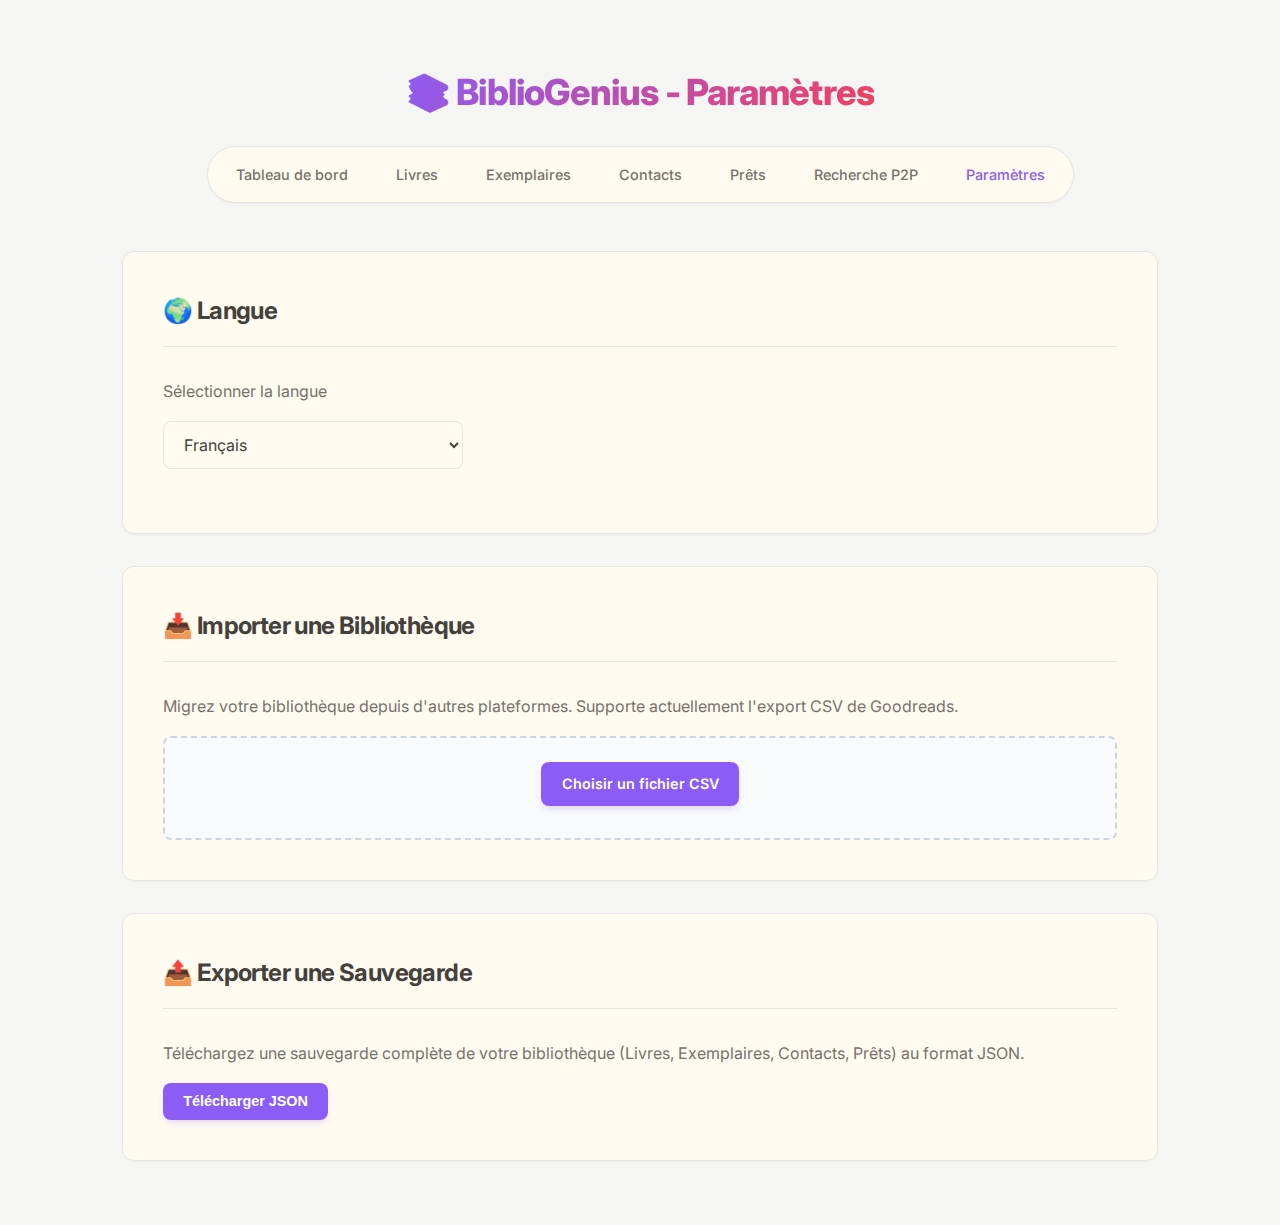
<file: demo-french-settings.html>
<!DOCTYPE html>
<html lang="fr">

<head>
    <meta charset="UTF-8">
    <meta name="viewport" content="width=device-width, initial-scale=1.0">
    <title>BiblioGenius - Paramètres (DEMO)</title>
    <link rel="stylesheet" href="https://fonts.googleapis.com/css2?family=Inter:wght@300;400;500;600;700&display=swap">
    <style>
        * {
            margin: 0;
            padding: 0;
            box-sizing: border-box;
        }

        body {
            font-family: 'Inter', -apple-system, BlinkMacSystemFont, sans-serif;
            background-color: #f5f5f4;
            /* Beige Stone */
            color: #44403c;
            min-height: 100vh;
            line-height: 1.6;
            -webkit-font-smoothing: antialiased;
        }

        .container {
            max-width: 1100px;
            margin: 0 auto;
            padding: 2rem;
        }

        header {
            background: transparent;
            padding: 2rem 0;
            margin-bottom: 1rem;
            text-align: center;
        }

        header h1 {
            color: #44403c;
            font-size: 2.25rem;
            font-weight: 800;
            letter-spacing: -0.025em;
            margin-bottom: 1.5rem;
            background: linear-gradient(135deg, #8b5cf6 0%, #f43f5e 100%);
            -webkit-background-clip: text;
            -webkit-text-fill-color: transparent;
            display: inline-block;
        }

        nav {
            display: inline-flex;
            gap: 0.5rem;
            background: #fffbf0;
            padding: 0.5rem;
            border-radius: 9999px;
            box-shadow: 0 1px 2px 0 rgba(68, 64, 60, 0.05);
            border: 1px solid #e7e5e4;
        }

        nav a {
            padding: 0.5rem 1.25rem;
            color: #78716c;
            text-decoration: none;
            border-radius: 9999px;
            font-size: 0.9rem;
            font-weight: 500;
            transition: all 0.2s ease;
        }

        nav a:hover {
            color: #8b5cf6;
            background: #eff6ff;
        }

        nav a.active {
            color: #8b5cf6;
        }

        .card {
            background: #fffbf0;
            border-radius: 12px;
            padding: 2.5rem;
            box-shadow: 0 1px 2px 0 rgba(68, 64, 60, 0.05);
            border: 1px solid #e7e5e4;
            margin-bottom: 2rem;
        }

        .card h2 {
            color: #44403c;
            margin-bottom: 2rem;
            font-size: 1.5rem;
            font-weight: 700;
            letter-spacing: -0.025em;
            border-bottom: 1px solid #e7e5e4;
            padding-bottom: 1rem;
        }

        .form-group {
            margin-bottom: 1.5rem;
        }

        select,
        input {
            width: 100%;
            padding: 0.75rem 1rem;
            border: 1px solid #e7e5e4;
            border-radius: 8px;
            font-size: 1rem;
            font-family: inherit;
            background: #fffbf0;
            color: #44403c;
            transition: all 0.2s ease;
        }

        select:focus,
        input:focus {
            outline: none;
            border-color: #8b5cf6;
            box-shadow: 0 0 0 3px rgba(139, 92, 246, 0.1);
        }

        .btn {
            display: inline-flex;
            align-items: center;
            justify-content: center;
            padding: 0.6rem 1.2rem;
            border: 1px solid transparent;
            border-radius: 8px;
            font-weight: 600;
            font-size: 0.9rem;
            cursor: pointer;
            transition: all 0.2s cubic-bezier(0.4, 0, 0.2, 1);
            text-decoration: none;
            gap: 0.5rem;
        }

        .btn-primary {
            background: #8b5cf6;
            color: white;
            box-shadow: 0 4px 6px -1px rgba(139, 92, 246, 0.2);
        }

        .btn-primary:hover {
            background: #7c3aed;
            box-shadow: 0 10px 15px -3px rgba(139, 92, 246, 0.3);
            transform: translateY(-1px);
        }

        .btn-success {
            background: #10b981;
            color: white;
        }

        .alert {
            padding: 1rem;
            border-radius: 8px;
            margin-top: 1rem;
            font-weight: 500;
        }

        .alert-success {
            background: #d1fae5;
            color: #065f46;
            border: 1px solid #6ee7b7;
        }
    </style>
</head>

<body>
    <div class="container">
        <header>
            <h1>📚 BiblioGenius - Paramètres</h1>
            <nav>
                <a href="#">Tableau de bord</a>
                <a href="#">Livres</a>
                <a href="#">Exemplaires</a>
                <a href="#">Contacts</a>
                <a href="#">Prêts</a>
                <a href="#">Recherche P2P</a>
                <a href="#" class="active">Paramètres</a>
            </nav>
        </header>

        <div class="card">
            <h2>🌍 Langue</h2>
            <p style="color: #78716c; margin-bottom: 1rem;">
                Sélectionner la langue
            </p>
            <div class="form-group">
                <select id="languageSelect" style="max-width: 300px;" onchange="changeLanguage(this.value)">
                    <option value="en">English</option>
                    <option value="fr" selected>Français</option>
                    <option value="es">Español</option>
                    <option value="de">Deutsch</option>
                </select>
            </div>
            <div id="languageAlert" class="alert alert-success" style="display: none;">
                ✅ Langue changée avec succès !
            </div>
        </div>

        <div class="card">
            <h2>📥 Importer une Bibliothèque</h2>
            <p style="color: #78716c; margin-bottom: 1rem;">
                Migrez votre bibliothèque depuis d'autres plateformes. Supporte actuellement l'export CSV de Goodreads.
            </p>
            <div
                style="background: #f8fafc; padding: 1.5rem; border-radius: 8px; border: 2px dashed #cbd5e1; text-align: center;">
                <input type="file" id="importFile" accept=".csv" style="display: none;">
                <label for="importFile" class="btn btn-primary" style="cursor: pointer;">Choisir un fichier CSV</label>
                <div id="fileName" style="margin-top: 0.5rem; font-size: 0.9rem; color: #78716c;"></div>
                <button id="importBtn" class="btn btn-success" style="margin-top: 1rem; display: none;">Lancer
                    l'Import</button>
            </div>
        </div>

        <div class="card">
            <h2>📤 Exporter une Sauvegarde</h2>
            <p style="color: #78716c; margin-bottom: 1rem;">
                Téléchargez une sauvegarde complète de votre bibliothèque (Livres, Exemplaires, Contacts, Prêts) au
                format JSON.
            </p>
            <button class="btn btn-primary">Télécharger JSON</button>
        </div>
    </div>

    <script>
        const fileInput = document.getElementById('importFile');
        const fileNameDiv = document.getElementById('fileName');
        const importBtn = document.getElementById('importBtn');

        fileInput.addEventListener('change', (e) => {
            if (e.target.files.length > 0) {
                fileNameDiv.textContent = `Sélectionné: ${e.target.files[0].name}`;
                importBtn.style.display = 'inline-block';
            } else {
                fileNameDiv.textContent = '';
                importBtn.style.display = 'none';
            }
        });

        function changeLanguage(lang) {
            const alert = document.getElementById('languageAlert');
            alert.style.display = 'block';
            setTimeout(() => {
                alert.style.display = 'none';
            }, 3000);
        }
    </script>
</body>

</html>
</file>
